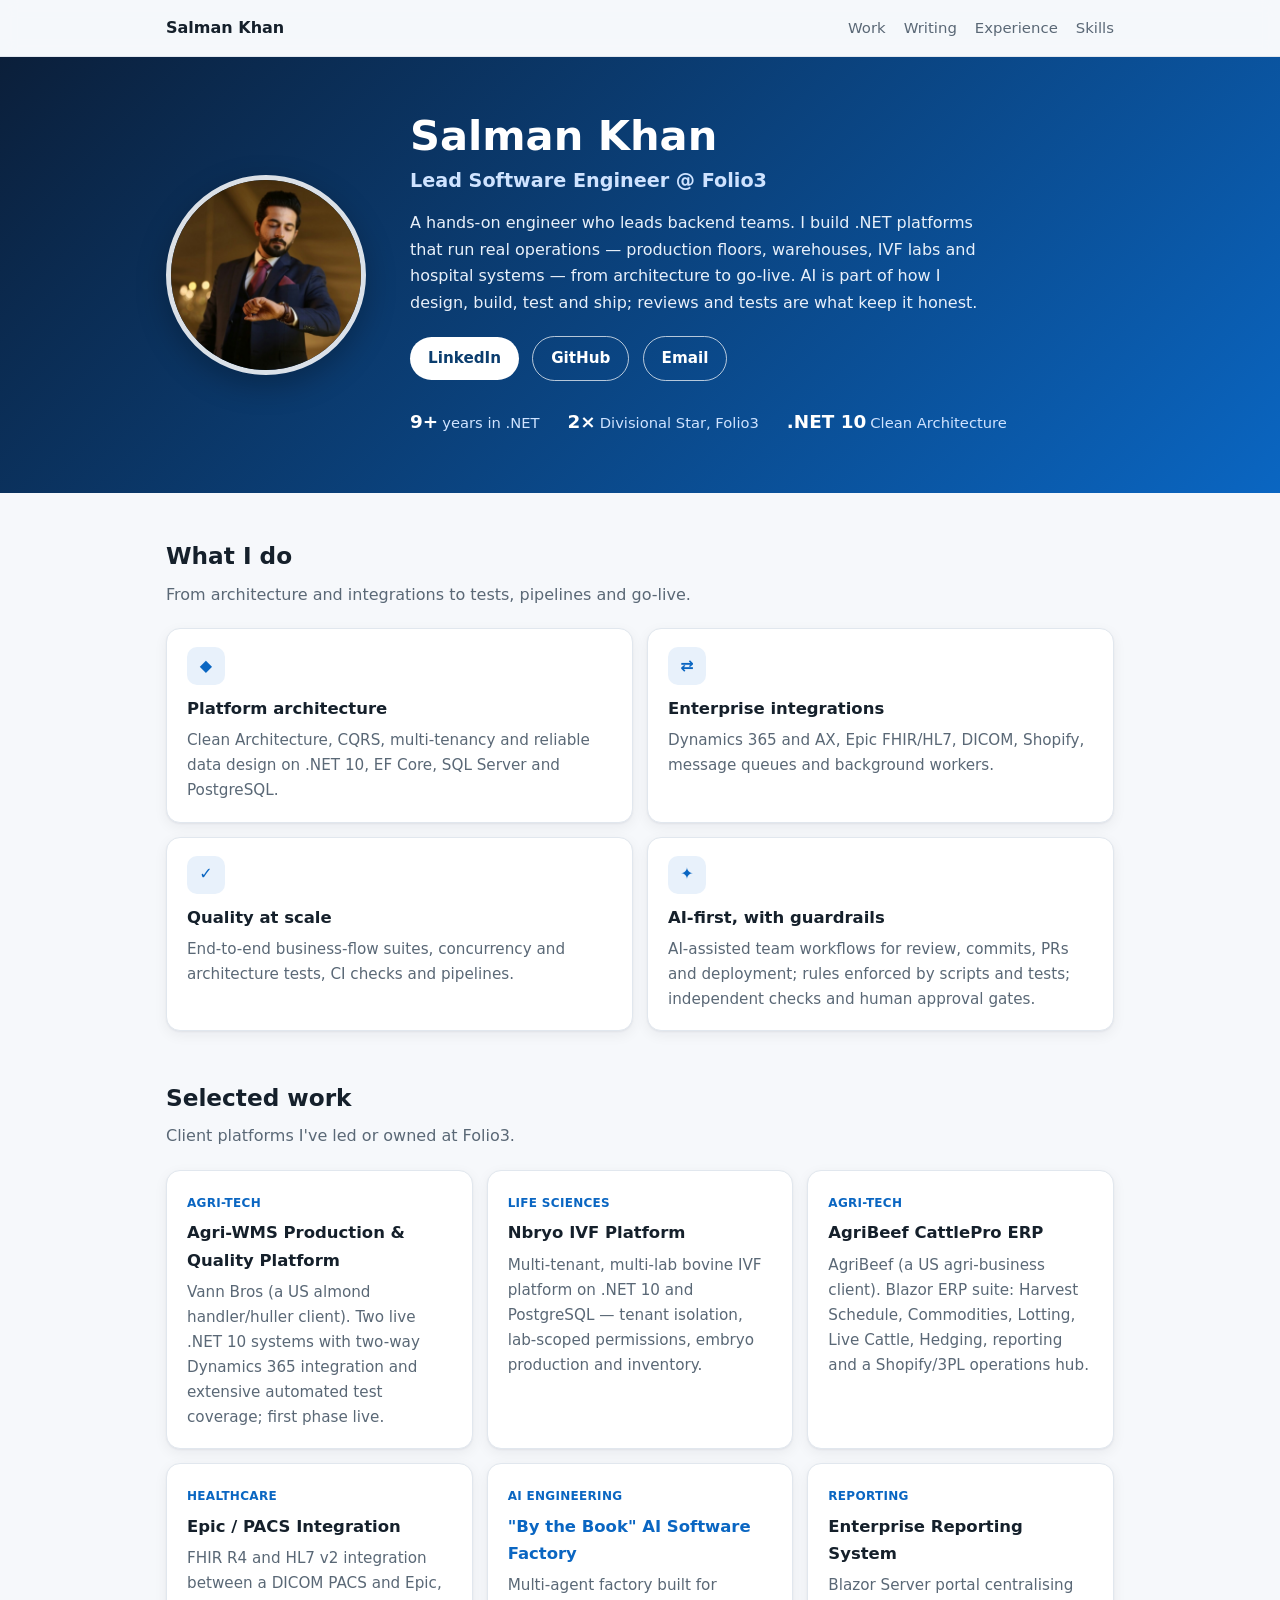
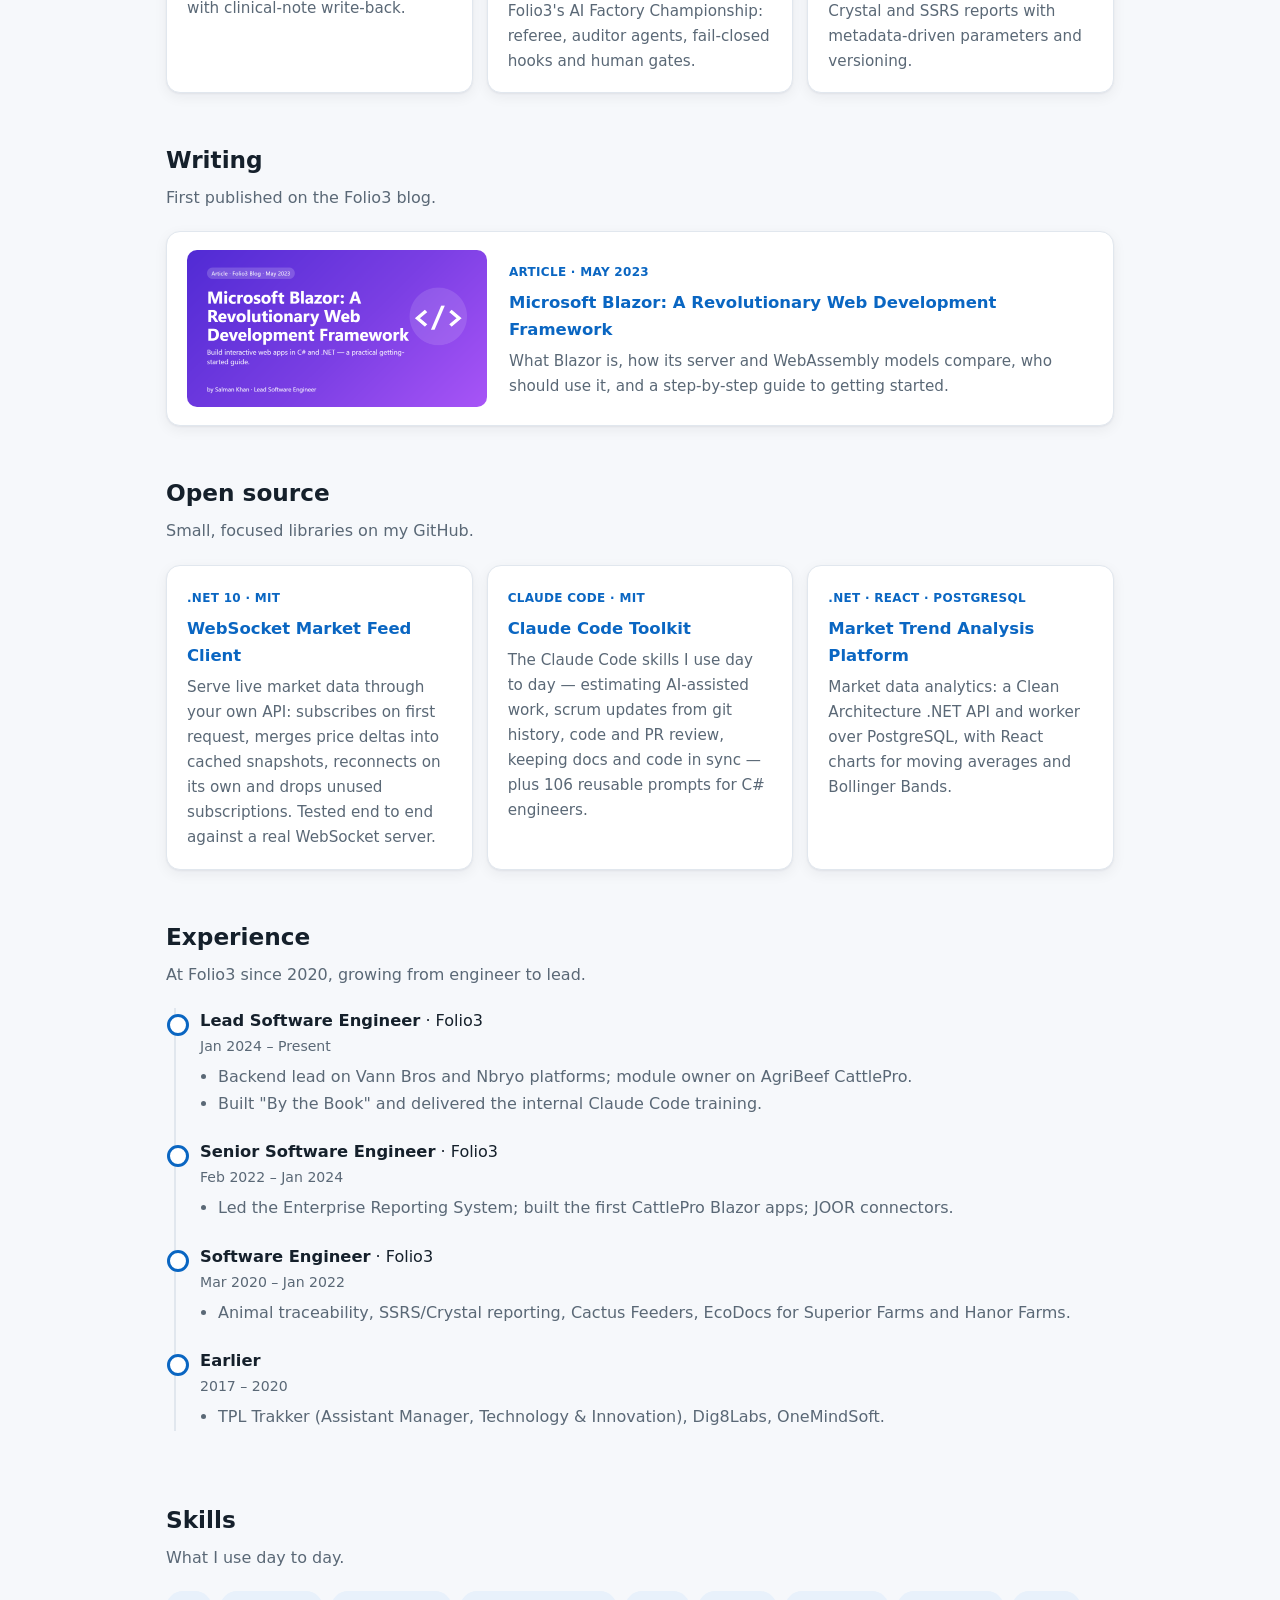
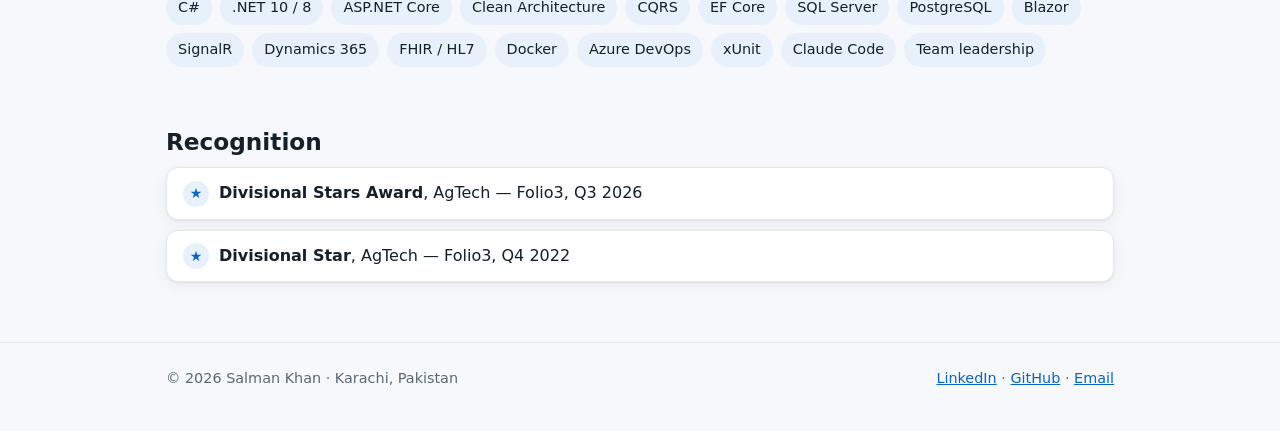
<file: index.html>
<!doctype html>
<html lang="en">
<head>
<meta charset="utf-8">
<meta name="viewport" content="width=device-width, initial-scale=1">
<title>Salman Khan — Lead Software Engineer</title>
<meta name="description" content="Salman Khan, Lead Software Engineer at Folio3. .NET 10, Clean Architecture and enterprise integrations (Dynamics 365, Epic FHIR/HL7) for agri-tech and healthcare platforms. Karachi, Pakistan.">
<link rel="canonical" href="https://salmanslk.github.io/">
<meta property="og:type" content="profile">
<meta property="og:site_name" content="Salman Khan">
<meta property="og:title" content="Salman Khan — Lead Software Engineer">
<meta property="og:description" content=".NET 10 · Clean Architecture · Enterprise Integrations (Dynamics 365, Epic FHIR/HL7) · Multi-tenant platforms for agri-tech and healthcare.">
<meta property="og:url" content="https://salmanslk.github.io/">
<meta property="og:image" content="https://salmanslk.github.io/assets/og-image.png">
<meta property="og:image:width" content="1200">
<meta property="og:image:height" content="627">
<meta name="twitter:card" content="summary_large_image">
<link rel="icon" href="data:image/svg+xml,%3Csvg xmlns='http://www.w3.org/2000/svg' viewBox='0 0 64 64'%3E%3Crect width='64' height='64' rx='14' fill='%230a66c2'/%3E%3Ctext x='32' y='42' font-family='Segoe UI,Arial' font-size='28' font-weight='700' fill='white' text-anchor='middle'%3ESK%3C/text%3E%3C/svg%3E">
<style>
:root{--bg:#f6f8fb;--fg:#15202b;--muted:#5a6876;--card:#fff;--line:#e1e7ee;--accent:#0a66c2;--chip:#e8f1fb;--hero1:#0b1f3a;--hero2:#0a66c2;--navbg:rgba(246,248,251,.9);--shadow:0 1px 2px rgba(16,24,40,.05),0 4px 14px rgba(16,24,40,.06)}
@media (prefers-color-scheme:dark){:root:not([data-theme="light"]){--bg:#0d1117;--fg:#e6edf3;--muted:#9aa7b4;--card:#161b22;--line:#273140;--accent:#6cb6ff;--chip:#1b2a3c;--hero1:#0b1f3a;--hero2:#123a6b;--navbg:rgba(13,17,23,.9);--shadow:none}}
:root[data-theme="dark"]{--bg:#0d1117;--fg:#e6edf3;--muted:#9aa7b4;--card:#161b22;--line:#273140;--accent:#6cb6ff;--chip:#1b2a3c;--hero1:#0b1f3a;--hero2:#123a6b;--navbg:rgba(13,17,23,.9);--shadow:none}
*{box-sizing:border-box}
html{scroll-behavior:smooth;scroll-padding-top:64px}
body{margin:0;background:var(--bg);color:var(--fg);font:16px/1.65 "Segoe UI",system-ui,-apple-system,Roboto,Arial,sans-serif}
a{color:var(--accent)}
.wrap{max-width:980px;margin:0 auto;padding:0 16px}
nav{position:sticky;top:0;z-index:5;background:var(--navbg);backdrop-filter:blur(8px);border-bottom:1px solid var(--line)}
nav .wrap{display:flex;align-items:center;gap:18px;height:56px}
nav .brand{font-weight:700;color:var(--fg);text-decoration:none;margin-right:auto}
nav a.l{color:var(--muted);text-decoration:none;font-size:.93rem}
nav a.l:hover,nav a.l:focus-visible{color:var(--accent)}
.hero{background:linear-gradient(135deg,var(--hero1) 0%,var(--hero2) 100%);color:#fff}
.hero .wrap{display:flex;align-items:center;gap:44px;padding-top:56px;padding-bottom:56px}
.hero img{width:200px;height:200px;border-radius:50%;object-fit:cover;border:5px solid rgba(255,255,255,.85);flex:none;box-shadow:0 10px 30px rgba(0,0,0,.25)}
.hero h1{font-size:2.6rem;line-height:1.1;margin:0 0 6px}
.hero .role{font-size:1.2rem;color:#cfe3ff;margin:0 0 14px;font-weight:600}
.hero .pitch{margin:0 0 20px;max-width:58ch;color:#e8f0fa}
.btns a{display:inline-block;margin:0 8px 8px 0;padding:9px 18px;border-radius:999px;text-decoration:none;font-weight:600;font-size:.95rem}
.btn-p{background:#fff;color:#0b3d6e}
.btn-s{border:1.5px solid rgba(255,255,255,.7);color:#fff}
.stats{display:flex;flex-wrap:wrap;gap:10px 28px;margin-top:18px;font-size:.92rem;color:#cfe3ff}
.stats b{color:#fff;font-size:1.15rem;margin-right:4px}
section{padding:44px 0 4px}
h2{font-size:1.45rem;margin:0 0 6px}
.sub{color:var(--muted);margin:0 0 20px}
.grid{display:grid;grid-template-columns:repeat(auto-fit,minmax(260px,1fr));gap:14px}
.g2{grid-template-columns:repeat(auto-fit,minmax(340px,1fr))}
@media (max-width:720px){.g2{grid-template-columns:1fr}}
.card{background:var(--card);border:1px solid var(--line);border-radius:14px;padding:18px 20px;box-shadow:var(--shadow)}
.card h3{margin:0 0 6px;font-size:1.03rem}
.card h3 a{text-decoration:none}
.card h3 a:hover,.card h3 a:focus-visible{text-decoration:underline}
.card p{margin:0;color:var(--muted);font-size:.95rem}
.tag{display:inline-block;font-size:.75rem;font-weight:600;letter-spacing:.3px;text-transform:uppercase;color:var(--accent);margin-bottom:6px}
.ic{width:38px;height:38px;border-radius:10px;background:var(--chip);color:var(--accent);display:flex;align-items:center;justify-content:center;font-weight:700;margin-bottom:10px}
.feature{display:grid;grid-template-columns:minmax(0,300px) 1fr;gap:22px;align-items:center;text-decoration:none;color:inherit}
.feature img{width:100%;height:auto;border-radius:10px;display:block}
.feature h3{color:var(--accent)}
.feature:hover h3,.feature:focus-visible h3{text-decoration:underline}
.tl{border-left:2px solid var(--line);margin-left:8px;padding-left:24px}
.tl .item{margin-bottom:22px;position:relative}
.tl .item::before{content:"";position:absolute;left:-33px;top:6px;width:16px;height:16px;border-radius:50%;background:var(--card);border:3px solid var(--accent)}
.tl strong{font-size:1.02rem}
.when{color:var(--muted);font-size:.88rem}
.tl ul{padding-left:18px;margin:6px 0 0;color:var(--muted)}
.chips span{display:inline-block;margin:0 8px 8px 0;padding:5px 12px;border-radius:999px;background:var(--chip);font-size:.9rem}
.awards{list-style:none;padding:0;margin:0;display:grid;gap:10px}
.star{display:inline-flex;width:26px;height:26px;border-radius:50%;background:var(--chip);color:var(--accent);align-items:center;justify-content:center;margin-right:10px;font-size:14px}
.awards li{background:var(--card);border:1px solid var(--line);border-radius:12px;padding:12px 16px;box-shadow:var(--shadow)}
footer{margin:56px 0 0;padding:24px 0 40px;border-top:1px solid var(--line);color:var(--muted);font-size:.9rem}
footer .wrap{display:flex;flex-wrap:wrap;gap:8px 20px;justify-content:space-between}
@media (max-width:720px){
  .hero .wrap{flex-direction:column;text-align:center;gap:22px;padding-top:36px;padding-bottom:40px}
  .hero img{width:150px;height:150px}
  .hero h1{font-size:2.1rem}
  .stats{justify-content:center}
  .feature{grid-template-columns:1fr}
  nav .wrap{gap:14px}
  nav a.l.opt{display:none}
}
</style>
</head>
<body>
<nav><div class="wrap">
  <a class="brand" href="#top">Salman Khan</a>
  <a class="l" href="#work">Work</a>
  <a class="l opt" href="#writing">Writing</a>
  <a class="l" href="#experience">Experience</a>
  <a class="l opt" href="#skills">Skills</a>
</div></nav>

<header class="hero" id="top"><div class="wrap">
  <img src="assets/photo.png" alt="Salman Khan" width="200" height="200">
  <div>
    <h1>Salman Khan</h1>
    <p class="role">Lead Software Engineer @ Folio3</p>
    <p class="pitch">A hands-on engineer who leads backend teams. I build .NET platforms that run real operations — production floors, warehouses, IVF labs and hospital systems — from architecture to go-live. AI is part of how I design, build, test and ship; reviews and tests are what keep it honest.</p>
    <div class="btns">
      <a class="btn-p" href="https://www.linkedin.com/in/salmankhan94">LinkedIn</a>
      <a class="btn-s" href="https://github.com/SalmanslK">GitHub</a>
      <a class="btn-s js-mail" href="#contact">Email</a>
    </div>
    <div class="stats"><span><b>9+</b>years in .NET</span><span><b>2×</b>Divisional Star, Folio3</span><span><b>.NET 10</b>Clean Architecture</span></div>
  </div>
</div></header>

<main class="wrap">
<section>
  <h2>What I do</h2>
  <p class="sub">From architecture and integrations to tests, pipelines and go-live.</p>
  <div class="grid g2">
    <div class="card"><div class="ic">◆</div><h3>Platform architecture</h3><p>Clean Architecture, CQRS, multi-tenancy and reliable data design on .NET 10, EF Core, SQL Server and PostgreSQL.</p></div>
    <div class="card"><div class="ic">⇄</div><h3>Enterprise integrations</h3><p>Dynamics 365 and AX, Epic FHIR/HL7, DICOM, Shopify, message queues and background workers.</p></div>
    <div class="card"><div class="ic">✓</div><h3>Quality at scale</h3><p>End-to-end business-flow suites, concurrency and architecture tests, CI checks and pipelines.</p></div>
    <div class="card"><div class="ic">✦</div><h3>AI-first, with guardrails</h3><p>AI-assisted team workflows for review, commits, PRs and deployment; rules enforced by scripts and tests; independent checks and human approval gates.</p></div>
  </div>
</section>

<section id="work">
  <h2>Selected work</h2>
  <p class="sub">Client platforms I've led or owned at Folio3.</p>
  <div class="grid">
    <div class="card"><span class="tag">Agri-tech</span><h3>Agri-WMS Production &amp; Quality Platform</h3><p>Vann Bros (a US almond handler/huller client). Two live .NET 10 systems with two-way Dynamics 365 integration and extensive automated test coverage; first phase live.</p></div>
    <div class="card"><span class="tag">Life sciences</span><h3>Nbryo IVF Platform</h3><p>Multi-tenant, multi-lab bovine IVF platform on .NET 10 and PostgreSQL — tenant isolation, lab-scoped permissions, embryo production and inventory.</p></div>
    <div class="card"><span class="tag">Agri-tech</span><h3>AgriBeef CattlePro ERP</h3><p>AgriBeef (a US agri-business client). Blazor ERP suite: Harvest Schedule, Commodities, Lotting, Live Cattle, Hedging, reporting and a Shopify/3PL operations hub.</p></div>
    <div class="card"><span class="tag">Healthcare</span><h3>Epic / PACS Integration</h3><p>FHIR R4 and HL7 v2 integration between a DICOM PACS and Epic, with clinical-note write-back.</p></div>
    <div class="card"><span class="tag">AI engineering</span><h3><a href="https://github.com/SalmanslK/ai-factory-kit">"By the Book" AI Software Factory</a></h3><p>Multi-agent factory built for Folio3's AI Factory Championship: referee, auditor agents, fail-closed hooks and human gates.</p></div>
    <div class="card"><span class="tag">Reporting</span><h3>Enterprise Reporting System</h3><p>Blazor Server portal centralising Crystal and SSRS reports with metadata-driven parameters and versioning.</p></div>
  </div>
</section>

<section id="writing">
  <h2>Writing</h2>
  <p class="sub">First published on the Folio3 blog.</p>
  <a class="card feature" href="articles/microsoft-blazor/">
    <img src="assets/blazor-card.png" alt="" width="1200" height="627" loading="lazy">
    <div><span class="tag">Article · May 2023</span><h3>Microsoft Blazor: A Revolutionary Web Development Framework</h3><p>What Blazor is, how its server and WebAssembly models compare, who should use it, and a step-by-step guide to getting started.</p></div>
  </a>
</section>

<section>
  <h2>Open source</h2>
  <p class="sub">Small, focused libraries on my GitHub.</p>
  <div class="grid">
    <div class="card"><span class="tag">.NET 10 · MIT</span><h3><a href="https://github.com/SalmanslK/websocket-market-feed-client">WebSocket Market Feed Client</a></h3><p>Serve live market data through your own API: subscribes on first request, merges price deltas into cached snapshots, reconnects on its own and drops unused subscriptions. Tested end to end against a real WebSocket server.</p></div>
    <div class="card"><span class="tag">Claude Code · MIT</span><h3><a href="https://github.com/SalmanslK/claude-code-toolkit">Claude Code Toolkit</a></h3><p>The Claude Code skills I use day to day — estimating AI-assisted work, scrum updates from git history, code and PR review, keeping docs and code in sync — plus 106 reusable prompts for C# engineers.</p></div>
    <div class="card"><span class="tag">.NET · React · PostgreSQL</span><h3><a href="https://github.com/SalmanslK/market-trend-analysis-platform">Market Trend Analysis Platform</a></h3><p>Market data analytics: a Clean Architecture .NET API and worker over PostgreSQL, with React charts for moving averages and Bollinger Bands.</p></div>
  </div>
</section>

<section id="experience">
  <h2>Experience</h2>
  <p class="sub">At Folio3 since 2020, growing from engineer to lead.</p>
  <div class="tl">
    <div class="item"><strong>Lead Software Engineer</strong> · Folio3 <div class="when">Jan 2024 – Present</div>
      <ul><li>Backend lead on Vann Bros and Nbryo platforms; module owner on AgriBeef CattlePro.</li><li>Built "By the Book" and delivered the internal Claude Code training.</li></ul></div>
    <div class="item"><strong>Senior Software Engineer</strong> · Folio3 <div class="when">Feb 2022 – Jan 2024</div>
      <ul><li>Led the Enterprise Reporting System; built the first CattlePro Blazor apps; JOOR connectors.</li></ul></div>
    <div class="item"><strong>Software Engineer</strong> · Folio3 <div class="when">Mar 2020 – Jan 2022</div>
      <ul><li>Animal traceability, SSRS/Crystal reporting, Cactus Feeders, EcoDocs for Superior Farms and Hanor Farms.</li></ul></div>
    <div class="item"><strong>Earlier</strong> <div class="when">2017 – 2020</div>
      <ul><li>TPL Trakker (Assistant Manager, Technology &amp; Innovation), Dig8Labs, OneMindSoft.</li></ul></div>
  </div>
</section>

<section id="skills">
  <h2>Skills</h2>
  <p class="sub">What I use day to day.</p>
  <div class="chips">
    <span>C#</span><span>.NET 10 / 8</span><span>ASP.NET Core</span><span>Clean Architecture</span><span>CQRS</span><span>EF Core</span><span>SQL Server</span><span>PostgreSQL</span><span>Blazor</span><span>SignalR</span><span>Dynamics 365</span><span>FHIR / HL7</span><span>Docker</span><span>Azure DevOps</span><span>xUnit</span><span>Claude Code</span><span>Team leadership</span>
  </div>
</section>

<section>
  <h2>Recognition</h2>
  <ul class="awards">
    <li><span class="star">★</span><strong>Divisional Stars Award</strong>, AgTech — Folio3, Q3 2026</li>
    <li><span class="star">★</span><strong>Divisional Star</strong>, AgTech — Folio3, Q4 2022</li>
  </ul>
</section>
</main>

<footer><div class="wrap"><span>© <span id="y">2026</span> Salman Khan · Karachi, Pakistan</span><span><a href="https://www.linkedin.com/in/salmankhan94">LinkedIn</a> · <a href="https://github.com/SalmanslK">GitHub</a> · <a class="js-mail" href="#contact">Email</a></span></div></footer>
<script>try{document.getElementById('y').textContent=new Date().getFullYear()}catch(e){}
// Address is assembled on click so it never appears in the page source for scrapers.
document.querySelectorAll('.js-mail').forEach(function(a){a.addEventListener('click',function(e){e.preventDefault();var u=['salman','khan','1'].join('_'),d=['hotmail','com'].join('.');window.location.href='mailto:'+u+'@'+d;});});</script>
</body>
</html>
</file>
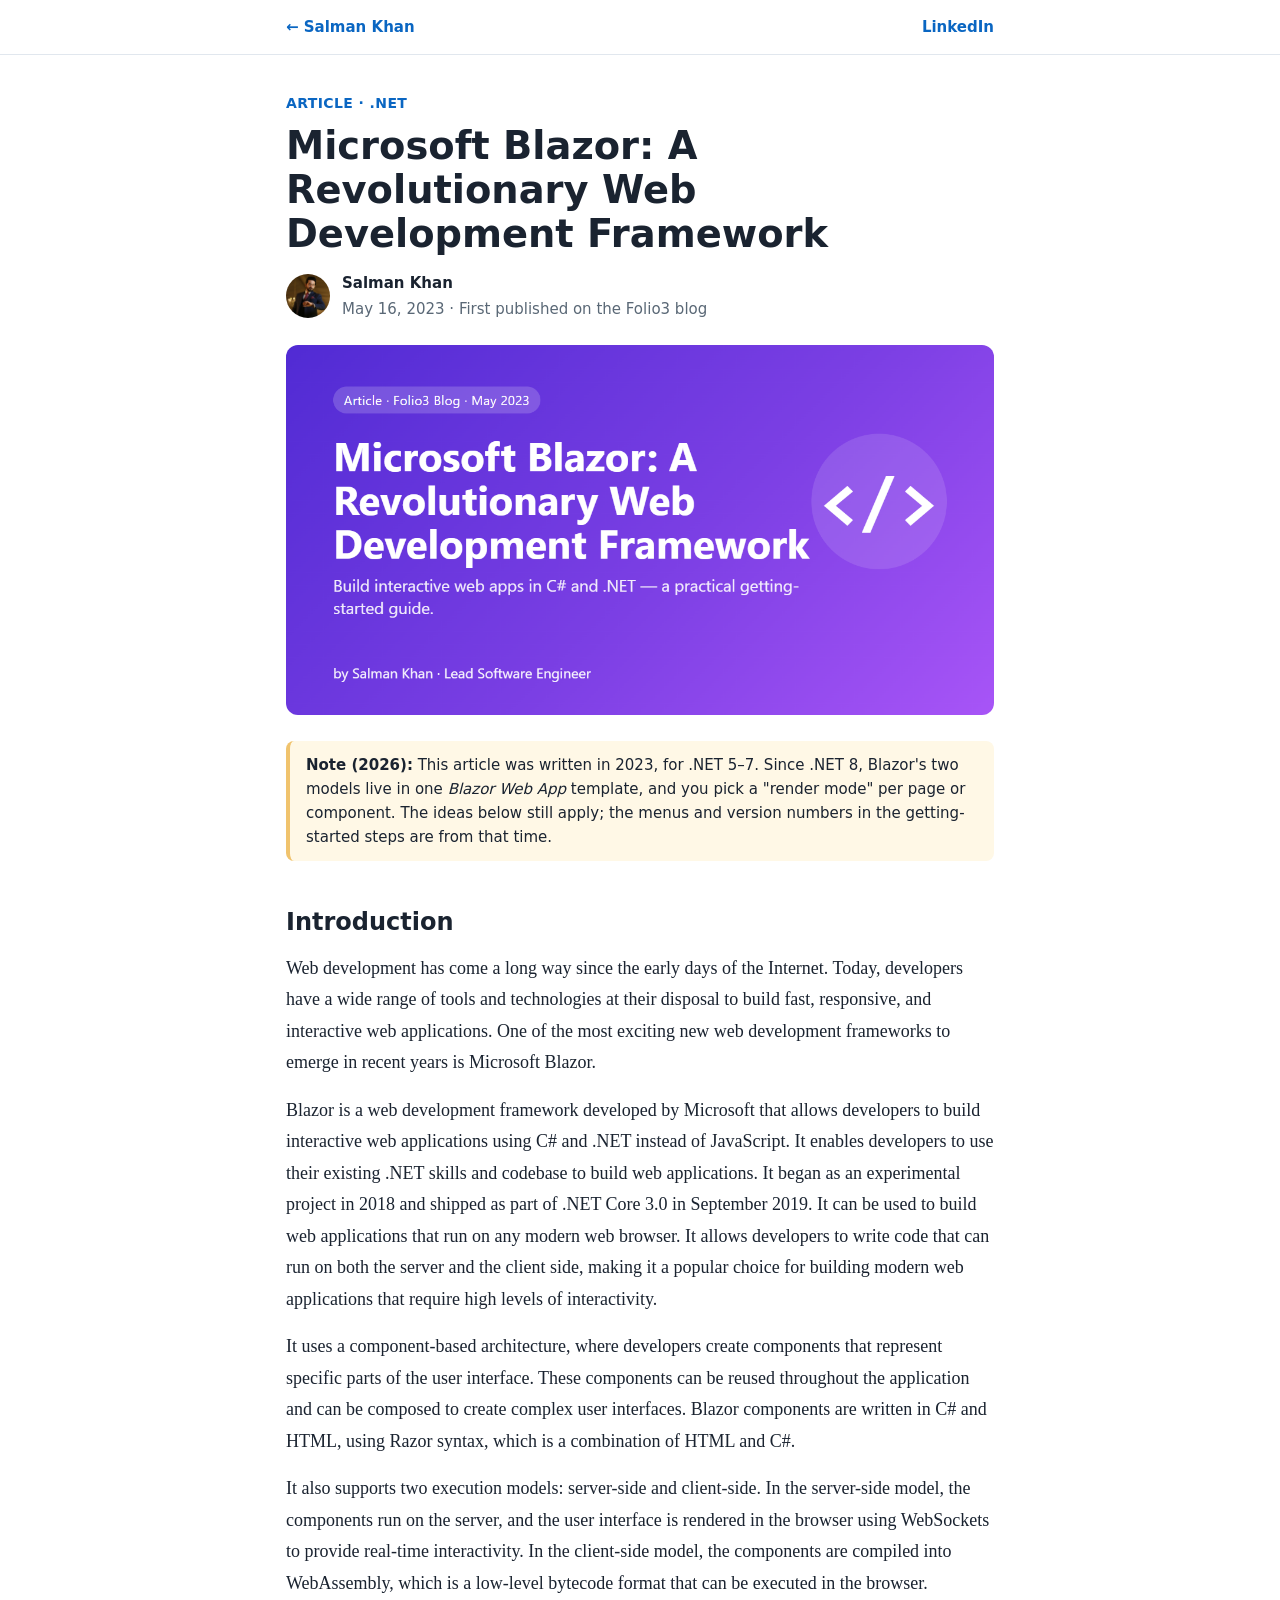
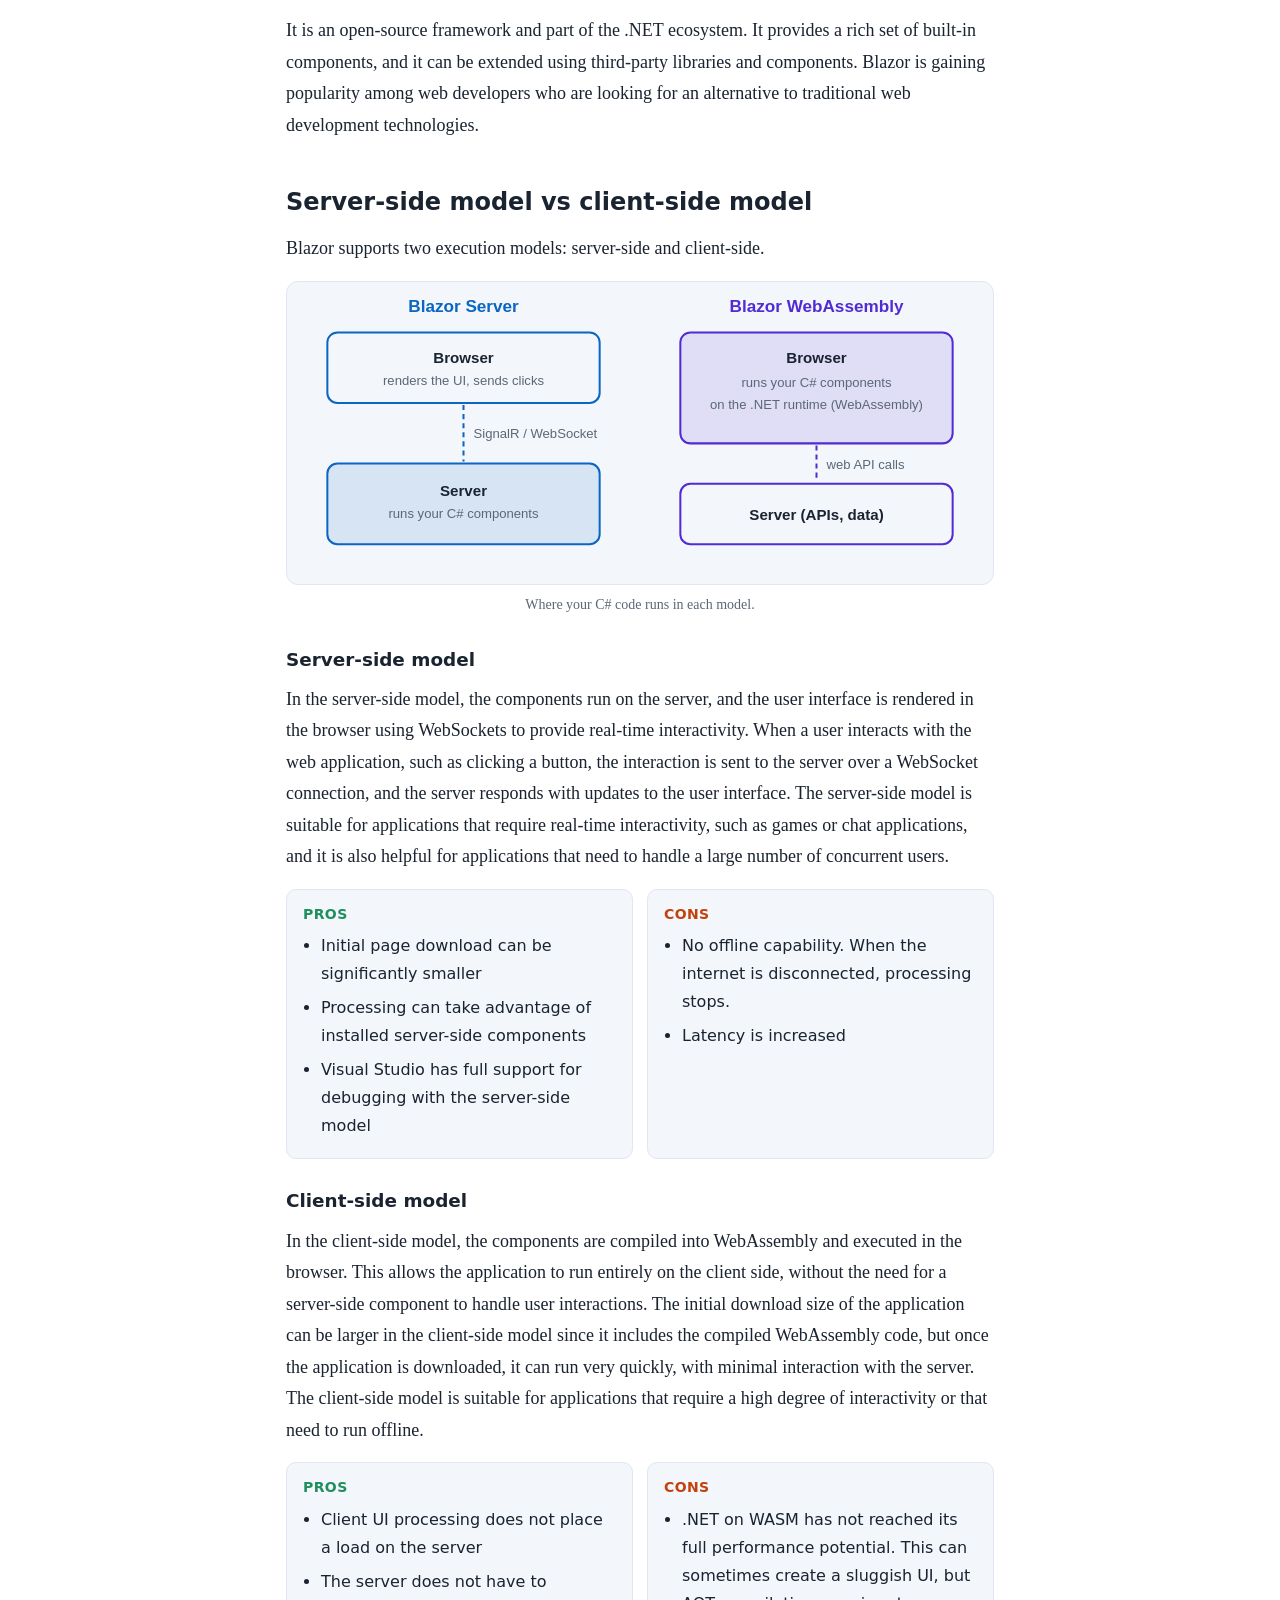
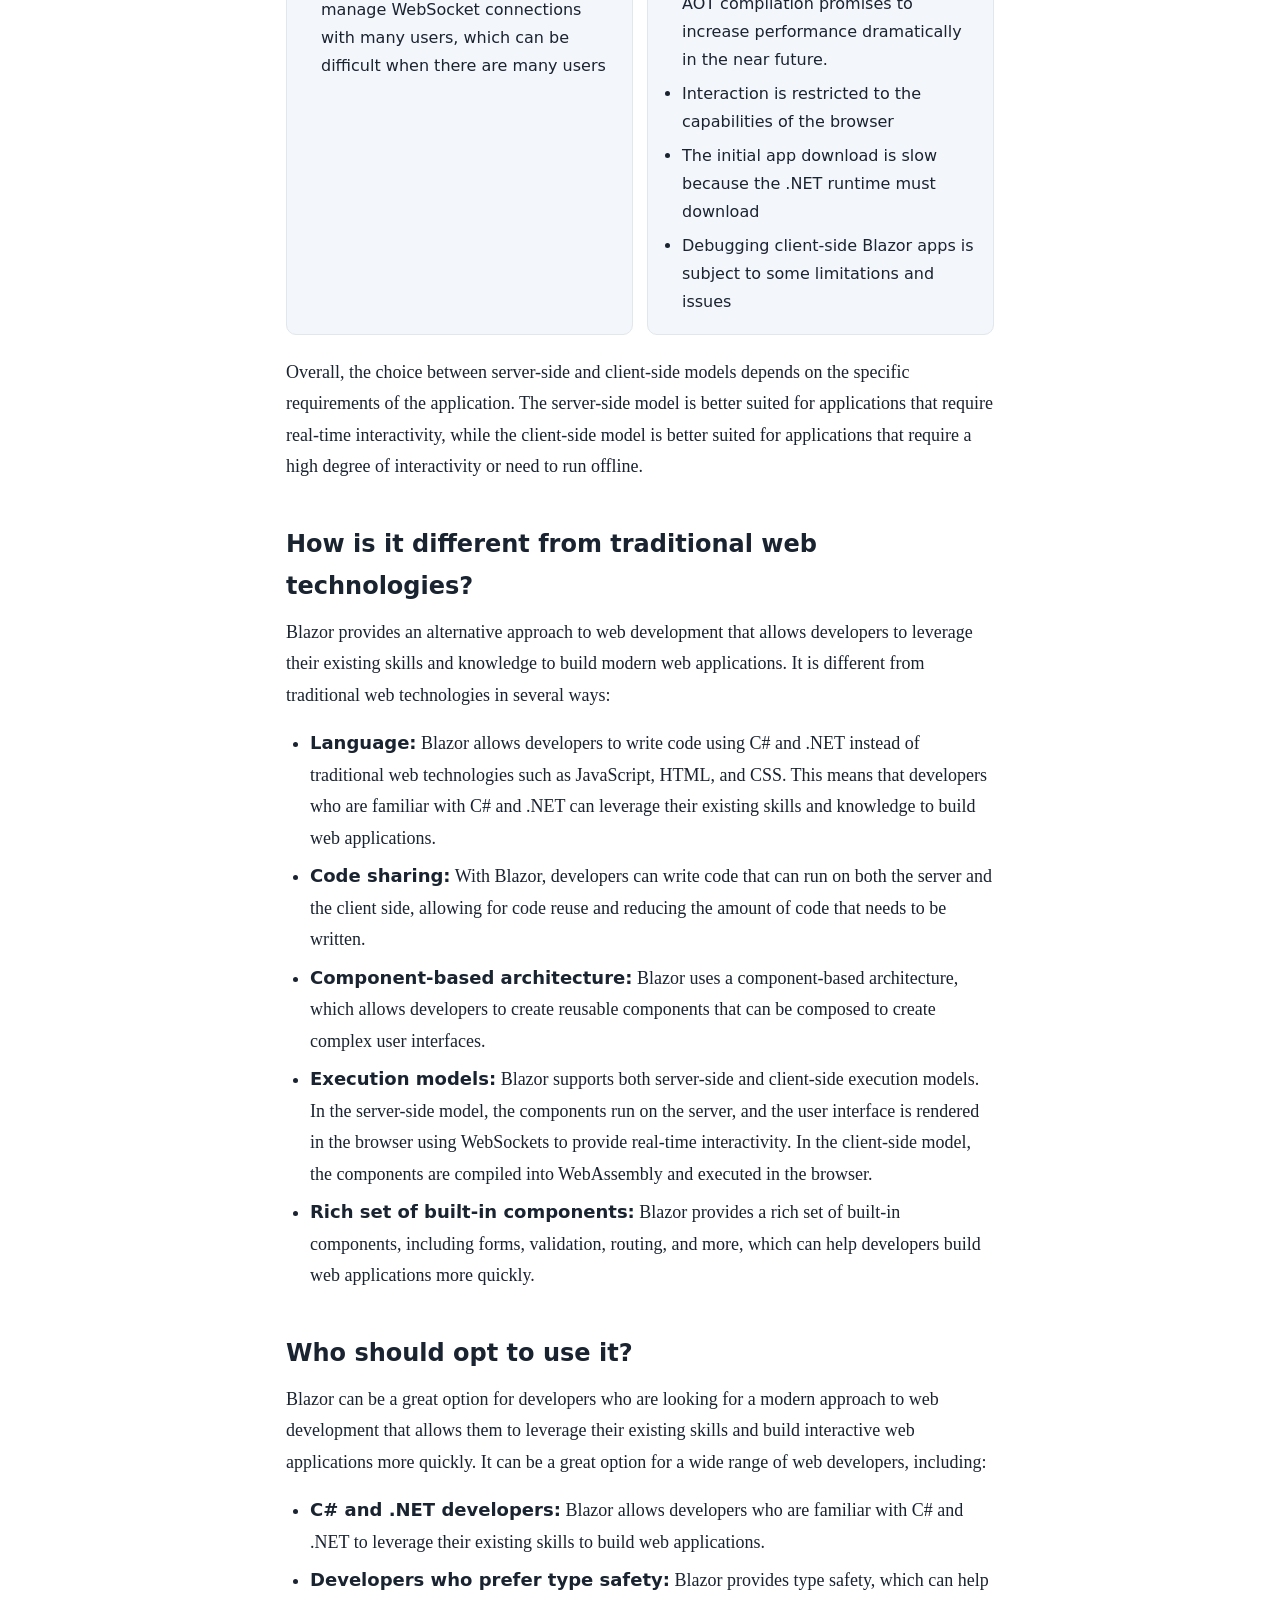
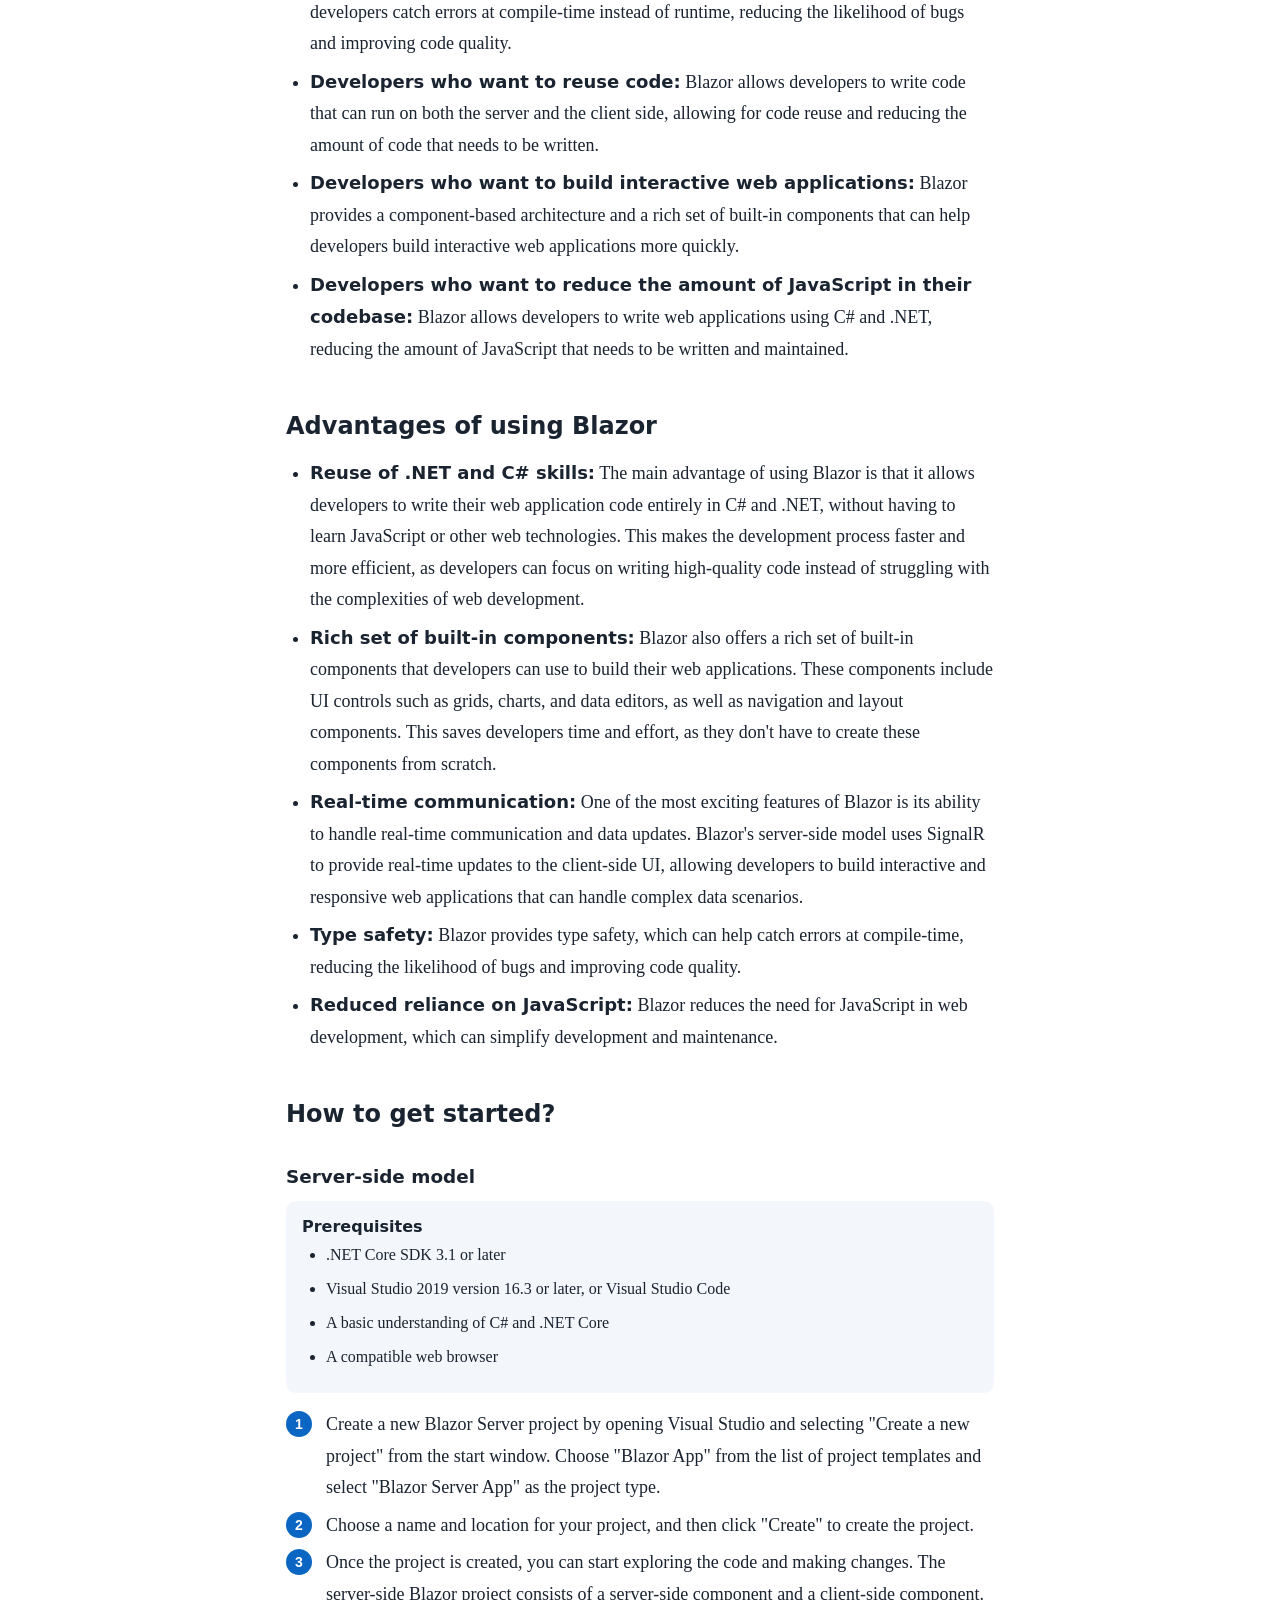
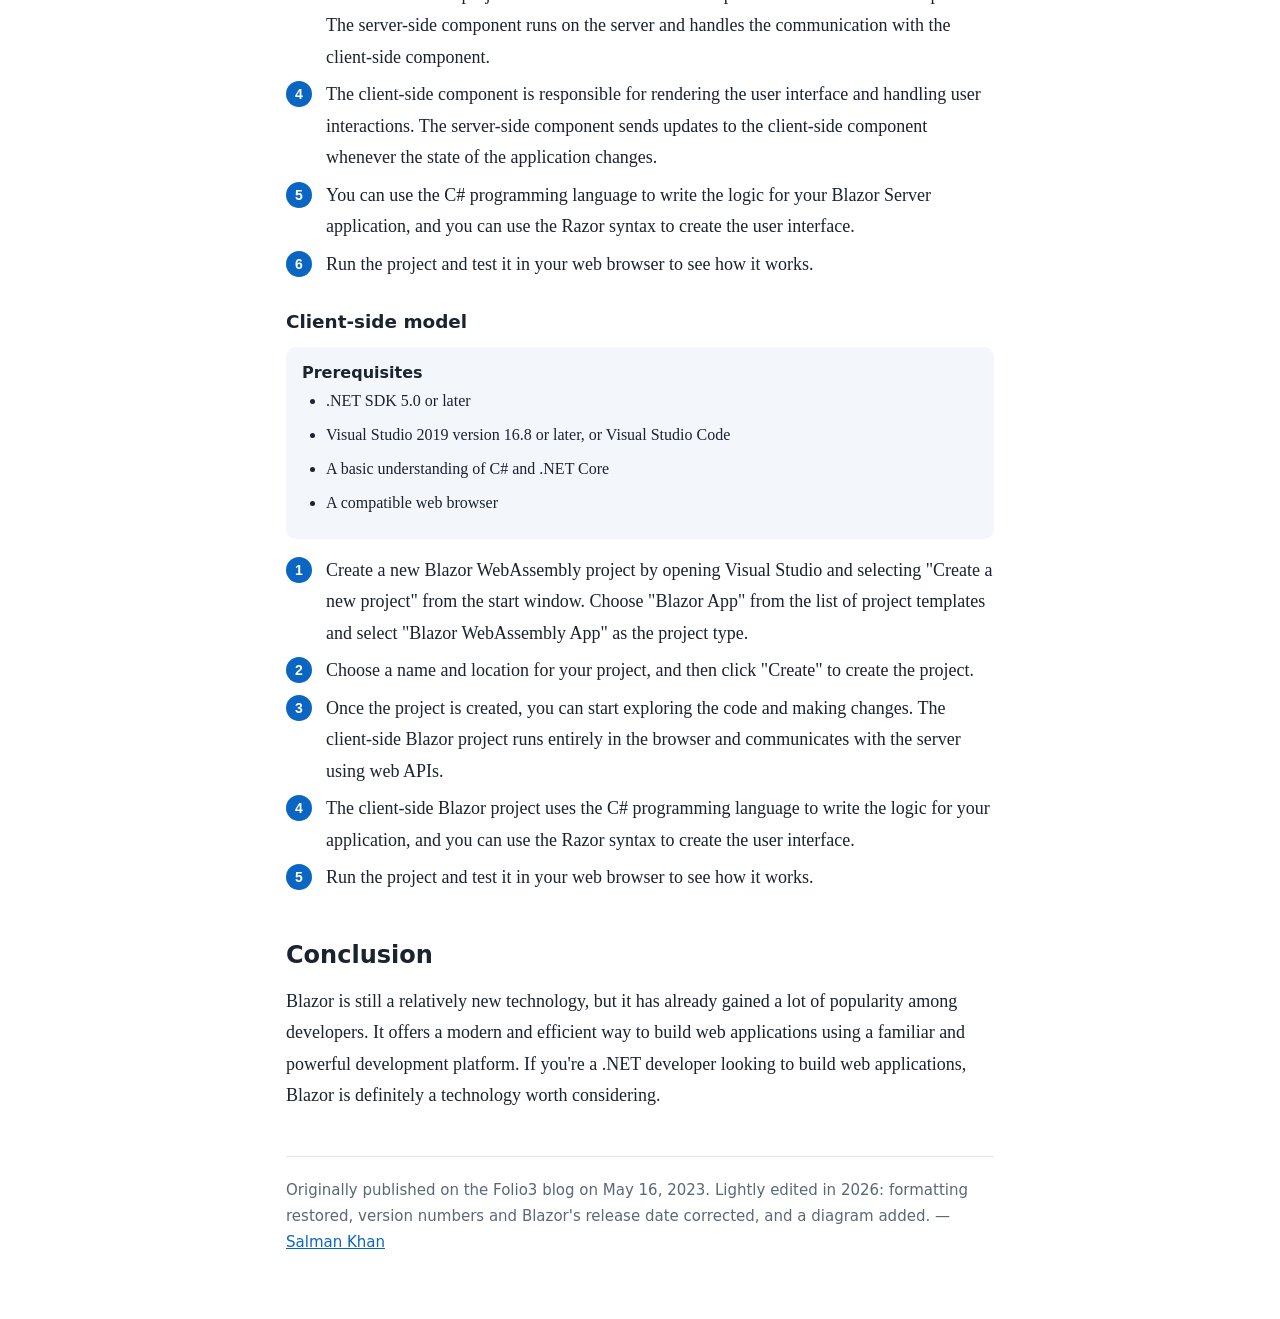
<file: articles/microsoft-blazor/index.html>
<!doctype html>
<html lang="en">
<head>
<meta charset="utf-8">
<meta name="viewport" content="width=device-width, initial-scale=1">
<title>Microsoft Blazor — Salman Khan</title>
<meta name="description" content="What Blazor is, how its server and WebAssembly models compare, who should use it, and how to get started. By Salman Khan, first published on the Folio3 blog in May 2023.">
<link rel="canonical" href="https://salmanslk.github.io/articles/microsoft-blazor/">
<meta property="og:type" content="article">
<meta property="og:site_name" content="Salman Khan">
<meta property="og:title" content="Microsoft Blazor: A Revolutionary Web Development Framework">
<meta property="og:description" content="What Blazor is, how its server and WebAssembly models compare, who should use it, and how to get started.">
<meta property="og:url" content="https://salmanslk.github.io/articles/microsoft-blazor/">
<meta property="og:image" content="https://salmanslk.github.io/assets/blazor-card.png">
<meta property="og:image:width" content="1200">
<meta property="og:image:height" content="627">
<meta property="article:author" content="Salman Khan">
<meta property="article:published_time" content="2023-05-16">
<meta name="twitter:card" content="summary_large_image">
<link rel="icon" href="data:image/svg+xml,%3Csvg xmlns='http://www.w3.org/2000/svg' viewBox='0 0 64 64'%3E%3Crect width='64' height='64' rx='14' fill='%230a66c2'/%3E%3Ctext x='32' y='42' font-family='Segoe UI,Arial' font-size='28' font-weight='700' fill='white' text-anchor='middle'%3ESK%3C/text%3E%3C/svg%3E">
<style>
:root{--bg:#fff;--fg:#1a2330;--muted:#5a6876;--line:#e1e7ee;--accent:#0a66c2;--soft:#f3f6fa;--note:#fff8e6;--notel:#f0c36d;--pro:#1f8f5f;--con:#c2410c;--d1:#512bd4;--d2:#0a66c2}
@media (prefers-color-scheme:dark){:root:not([data-theme="light"]){--bg:#0d1117;--fg:#e6edf3;--muted:#9aa7b4;--line:#273140;--accent:#6cb6ff;--soft:#161b22;--note:#2a2414;--notel:#8a6d2e;--pro:#4ade80;--con:#fb923c;--d1:#a78bfa;--d2:#6cb6ff}}
:root[data-theme="dark"]{--bg:#0d1117;--fg:#e6edf3;--muted:#9aa7b4;--line:#273140;--accent:#6cb6ff;--soft:#161b22;--note:#2a2414;--notel:#8a6d2e;--pro:#4ade80;--con:#fb923c;--d1:#a78bfa;--d2:#6cb6ff}
*{box-sizing:border-box}
body{margin:0;background:var(--bg);color:var(--fg);font:18px/1.75 Georgia,"Iowan Old Style","Times New Roman",serif}
.ui{font-family:"Segoe UI",system-ui,-apple-system,Roboto,Arial,sans-serif}
a{color:var(--accent)}
.top{border-bottom:1px solid var(--line)}
.top .in{max-width:740px;margin:0 auto;padding:14px 16px;display:flex;justify-content:space-between;font-size:15px}
.top a{text-decoration:none;font-weight:600}
article{max-width:740px;margin:0 auto;padding:36px 16px 64px}
.kicker{font-size:14px;font-weight:600;color:var(--accent);text-transform:uppercase;letter-spacing:.4px}
h1{font-family:"Segoe UI",system-ui,Arial,sans-serif;font-size:2.4rem;line-height:1.15;margin:8px 0 14px}
.by{display:flex;align-items:center;gap:12px;font-size:15px;color:var(--muted);margin-bottom:22px}
.by img{width:44px;height:44px;border-radius:50%;object-fit:cover}
.by b{color:var(--fg)}
.hero{width:100%;height:auto;border-radius:12px;display:block;margin:0 0 26px}
.note{background:var(--note);border-left:4px solid var(--notel);border-radius:8px;padding:12px 16px;font-size:15px;line-height:1.6;margin:0 0 28px}
h2{font-family:"Segoe UI",system-ui,Arial,sans-serif;font-size:1.5rem;margin:40px 0 10px}
h3{font-family:"Segoe UI",system-ui,Arial,sans-serif;font-size:1.15rem;margin:26px 0 8px}
p{margin:0 0 16px}
ul,ol{margin:0 0 18px;padding-left:24px}
li{margin-bottom:6px}
li strong{font-family:"Segoe UI",system-ui,Arial,sans-serif}
.pc{display:grid;grid-template-columns:1fr 1fr;gap:14px;margin:4px 0 22px}
.pc div{background:var(--soft);border:1px solid var(--line);border-radius:10px;padding:12px 16px;font-size:16px}
.pc h4{font-family:"Segoe UI",system-ui,Arial,sans-serif;margin:0 0 6px;font-size:14px;text-transform:uppercase;letter-spacing:.4px}
.pc .p h4{color:var(--pro)}.pc .c h4{color:var(--con)}
.pc ul{margin:0;padding-left:18px}
figure{margin:8px 0 26px}
figure svg{width:100%;height:auto;display:block;background:var(--soft);border:1px solid var(--line);border-radius:12px}
figcaption{font-size:14px;color:var(--muted);text-align:center;margin-top:8px}
.steps{counter-reset:s;list-style:none;padding:0}
.steps li{counter-increment:s;position:relative;padding-left:40px}
.steps li::before{content:counter(s);position:absolute;left:0;top:2px;width:26px;height:26px;border-radius:50%;background:var(--accent);color:var(--bg);font:600 14px/26px "Segoe UI",Arial,sans-serif;text-align:center}
.req{background:var(--soft);border-radius:10px;padding:12px 16px 4px;font-size:16px;margin-bottom:16px}
.end{border-top:1px solid var(--line);margin-top:44px;padding-top:20px;font-size:15px;color:var(--muted)}
svg text{font-family:"Segoe UI",Arial,sans-serif;fill:var(--fg)}
@media (max-width:640px){body{font-size:17px}h1{font-size:1.85rem}.pc{grid-template-columns:1fr}}
</style>
</head>
<body>
<div class="top ui"><div class="in"><a href="../../">← Salman Khan</a><a href="https://www.linkedin.com/in/salmankhan94">LinkedIn</a></div></div>
<article>
<div class="kicker ui">Article · .NET</div>
<h1>Microsoft Blazor: A Revolutionary Web Development Framework</h1>
<div class="by ui"><img src="../../assets/photo.png" alt="" width="44" height="44"><div><b>Salman Khan</b><br>May 16, 2023 · First published on the Folio3 blog</div></div>
<img class="hero" src="../../assets/blazor-card.png" alt="Microsoft Blazor: A Revolutionary Web Development Framework" width="1200" height="627">
<p class="note ui"><strong>Note (2026):</strong> This article was written in 2023, for .NET 5–7. Since .NET 8, Blazor's two models live in one <em>Blazor Web App</em> template, and you pick a "render mode" per page or component. The ideas below still apply; the menus and version numbers in the getting-started steps are from that time.</p>

<h2>Introduction</h2>
<p>Web development has come a long way since the early days of the Internet. Today, developers have a wide range of tools and technologies at their disposal to build fast, responsive, and interactive web applications. One of the most exciting new web development frameworks to emerge in recent years is Microsoft Blazor.</p>
<p>Blazor is a web development framework developed by Microsoft that allows developers to build interactive web applications using C# and .NET instead of JavaScript. It enables developers to use their existing .NET skills and codebase to build web applications. It began as an experimental project in 2018 and shipped as part of .NET Core 3.0 in September 2019. It can be used to build web applications that run on any modern web browser. It allows developers to write code that can run on both the server and the client side, making it a popular choice for building modern web applications that require high levels of interactivity.</p>
<p>It uses a component-based architecture, where developers create components that represent specific parts of the user interface. These components can be reused throughout the application and can be composed to create complex user interfaces. Blazor components are written in C# and HTML, using Razor syntax, which is a combination of HTML and C#.</p>
<p>It also supports two execution models: server-side and client-side. In the server-side model, the components run on the server, and the user interface is rendered in the browser using WebSockets to provide real-time interactivity. In the client-side model, the components are compiled into WebAssembly, which is a low-level bytecode format that can be executed in the browser.</p>
<p>It is an open-source framework and part of the .NET ecosystem. It provides a rich set of built-in components, and it can be extended using third-party libraries and components. Blazor is gaining popularity among web developers who are looking for an alternative to traditional web development technologies.</p>

<h2>Server-side model vs client-side model</h2>
<p>Blazor supports two execution models: server-side and client-side.</p>
<figure>
<svg viewBox="0 0 700 300" role="img" aria-labelledby="dt">
<title id="dt">Blazor Server runs components on the server and talks to the browser over a SignalR WebSocket connection; Blazor WebAssembly downloads the app and the .NET runtime and runs it in the browser, calling the server through web APIs.</title>
<text x="175" y="30" text-anchor="middle" font-size="17" font-weight="700" style="fill:var(--d2)">Blazor Server</text>
<rect x="40" y="50" width="270" height="70" rx="10" fill="none" stroke="var(--d2)" stroke-width="2"/>
<text x="175" y="80" text-anchor="middle" font-size="15" font-weight="600">Browser</text>
<text x="175" y="102" text-anchor="middle" font-size="13" style="fill:var(--muted)">renders the UI, sends clicks</text>
<line x1="175" y1="122" x2="175" y2="178" stroke="var(--d2)" stroke-width="2" stroke-dasharray="5 4"/>
<text x="185" y="155" font-size="13" style="fill:var(--muted)">SignalR / WebSocket</text>
<rect x="40" y="180" width="270" height="80" rx="10" fill="var(--d2)" fill-opacity=".12" stroke="var(--d2)" stroke-width="2"/>
<text x="175" y="212" text-anchor="middle" font-size="15" font-weight="600">Server</text>
<text x="175" y="234" text-anchor="middle" font-size="13" style="fill:var(--muted)">runs your C# components</text>
<text x="525" y="30" text-anchor="middle" font-size="17" font-weight="700" style="fill:var(--d1)">Blazor WebAssembly</text>
<rect x="390" y="50" width="270" height="110" rx="10" fill="var(--d1)" fill-opacity=".12" stroke="var(--d1)" stroke-width="2"/>
<text x="525" y="80" text-anchor="middle" font-size="15" font-weight="600">Browser</text>
<text x="525" y="104" text-anchor="middle" font-size="13" style="fill:var(--muted)">runs your C# components</text>
<text x="525" y="126" text-anchor="middle" font-size="13" style="fill:var(--muted)">on the .NET runtime (WebAssembly)</text>
<line x1="525" y1="162" x2="525" y2="198" stroke="var(--d1)" stroke-width="2" stroke-dasharray="5 4"/>
<text x="535" y="185" font-size="13" style="fill:var(--muted)">web API calls</text>
<rect x="390" y="200" width="270" height="60" rx="10" fill="none" stroke="var(--d1)" stroke-width="2"/>
<text x="525" y="236" text-anchor="middle" font-size="15" font-weight="600">Server (APIs, data)</text>
</svg>
<figcaption>Where your C# code runs in each model.</figcaption>
</figure>

<h3>Server-side model</h3>
<p>In the server-side model, the components run on the server, and the user interface is rendered in the browser using WebSockets to provide real-time interactivity. When a user interacts with the web application, such as clicking a button, the interaction is sent to the server over a WebSocket connection, and the server responds with updates to the user interface. The server-side model is suitable for applications that require real-time interactivity, such as games or chat applications, and it is also helpful for applications that need to handle a large number of concurrent users.</p>
<div class="pc ui">
<div class="p"><h4>Pros</h4><ul><li>Initial page download can be significantly smaller</li><li>Processing can take advantage of installed server-side components</li><li>Visual Studio has full support for debugging with the server-side model</li></ul></div>
<div class="c"><h4>Cons</h4><ul><li>No offline capability. When the internet is disconnected, processing stops.</li><li>Latency is increased</li></ul></div>
</div>

<h3>Client-side model</h3>
<p>In the client-side model, the components are compiled into WebAssembly and executed in the browser. This allows the application to run entirely on the client side, without the need for a server-side component to handle user interactions. The initial download size of the application can be larger in the client-side model since it includes the compiled WebAssembly code, but once the application is downloaded, it can run very quickly, with minimal interaction with the server. The client-side model is suitable for applications that require a high degree of interactivity or that need to run offline.</p>
<div class="pc ui">
<div class="p"><h4>Pros</h4><ul><li>Client UI processing does not place a load on the server</li><li>The server does not have to manage WebSocket connections with many users, which can be difficult when there are many users</li></ul></div>
<div class="c"><h4>Cons</h4><ul><li>.NET on WASM has not reached its full performance potential. This can sometimes create a sluggish UI, but AOT compilation promises to increase performance dramatically in the near future.</li><li>Interaction is restricted to the capabilities of the browser</li><li>The initial app download is slow because the .NET runtime must download</li><li>Debugging client-side Blazor apps is subject to some limitations and issues</li></ul></div>
</div>
<p>Overall, the choice between server-side and client-side models depends on the specific requirements of the application. The server-side model is better suited for applications that require real-time interactivity, while the client-side model is better suited for applications that require a high degree of interactivity or need to run offline.</p>

<h2>How is it different from traditional web technologies?</h2>
<p>Blazor provides an alternative approach to web development that allows developers to leverage their existing skills and knowledge to build modern web applications. It is different from traditional web technologies in several ways:</p>
<ul>
<li><strong>Language:</strong> Blazor allows developers to write code using C# and .NET instead of traditional web technologies such as JavaScript, HTML, and CSS. This means that developers who are familiar with C# and .NET can leverage their existing skills and knowledge to build web applications.</li>
<li><strong>Code sharing:</strong> With Blazor, developers can write code that can run on both the server and the client side, allowing for code reuse and reducing the amount of code that needs to be written.</li>
<li><strong>Component-based architecture:</strong> Blazor uses a component-based architecture, which allows developers to create reusable components that can be composed to create complex user interfaces.</li>
<li><strong>Execution models:</strong> Blazor supports both server-side and client-side execution models. In the server-side model, the components run on the server, and the user interface is rendered in the browser using WebSockets to provide real-time interactivity. In the client-side model, the components are compiled into WebAssembly and executed in the browser.</li>
<li><strong>Rich set of built-in components:</strong> Blazor provides a rich set of built-in components, including forms, validation, routing, and more, which can help developers build web applications more quickly.</li>
</ul>

<h2>Who should opt to use it?</h2>
<p>Blazor can be a great option for developers who are looking for a modern approach to web development that allows them to leverage their existing skills and build interactive web applications more quickly. It can be a great option for a wide range of web developers, including:</p>
<ul>
<li><strong>C# and .NET developers:</strong> Blazor allows developers who are familiar with C# and .NET to leverage their existing skills to build web applications.</li>
<li><strong>Developers who prefer type safety:</strong> Blazor provides type safety, which can help developers catch errors at compile-time instead of runtime, reducing the likelihood of bugs and improving code quality.</li>
<li><strong>Developers who want to reuse code:</strong> Blazor allows developers to write code that can run on both the server and the client side, allowing for code reuse and reducing the amount of code that needs to be written.</li>
<li><strong>Developers who want to build interactive web applications:</strong> Blazor provides a component-based architecture and a rich set of built-in components that can help developers build interactive web applications more quickly.</li>
<li><strong>Developers who want to reduce the amount of JavaScript in their codebase:</strong> Blazor allows developers to write web applications using C# and .NET, reducing the amount of JavaScript that needs to be written and maintained.</li>
</ul>

<h2>Advantages of using Blazor</h2>
<ul>
<li><strong>Reuse of .NET and C# skills:</strong> The main advantage of using Blazor is that it allows developers to write their web application code entirely in C# and .NET, without having to learn JavaScript or other web technologies. This makes the development process faster and more efficient, as developers can focus on writing high-quality code instead of struggling with the complexities of web development.</li>
<li><strong>Rich set of built-in components:</strong> Blazor also offers a rich set of built-in components that developers can use to build their web applications. These components include UI controls such as grids, charts, and data editors, as well as navigation and layout components. This saves developers time and effort, as they don't have to create these components from scratch.</li>
<li><strong>Real-time communication:</strong> One of the most exciting features of Blazor is its ability to handle real-time communication and data updates. Blazor's server-side model uses SignalR to provide real-time updates to the client-side UI, allowing developers to build interactive and responsive web applications that can handle complex data scenarios.</li>
<li><strong>Type safety:</strong> Blazor provides type safety, which can help catch errors at compile-time, reducing the likelihood of bugs and improving code quality.</li>
<li><strong>Reduced reliance on JavaScript:</strong> Blazor reduces the need for JavaScript in web development, which can simplify development and maintenance.</li>
</ul>

<h2>How to get started?</h2>
<h3>Server-side model</h3>
<div class="req"><strong class="ui">Prerequisites</strong><ul><li>.NET Core SDK 3.1 or later</li><li>Visual Studio 2019 version 16.3 or later, or Visual Studio Code</li><li>A basic understanding of C# and .NET Core</li><li>A compatible web browser</li></ul></div>
<ol class="steps">
<li>Create a new Blazor Server project by opening Visual Studio and selecting "Create a new project" from the start window. Choose "Blazor App" from the list of project templates and select "Blazor Server App" as the project type.</li>
<li>Choose a name and location for your project, and then click "Create" to create the project.</li>
<li>Once the project is created, you can start exploring the code and making changes. The server-side Blazor project consists of a server-side component and a client-side component. The server-side component runs on the server and handles the communication with the client-side component.</li>
<li>The client-side component is responsible for rendering the user interface and handling user interactions. The server-side component sends updates to the client-side component whenever the state of the application changes.</li>
<li>You can use the C# programming language to write the logic for your Blazor Server application, and you can use the Razor syntax to create the user interface.</li>
<li>Run the project and test it in your web browser to see how it works.</li>
</ol>

<h3>Client-side model</h3>
<div class="req"><strong class="ui">Prerequisites</strong><ul><li>.NET SDK 5.0 or later</li><li>Visual Studio 2019 version 16.8 or later, or Visual Studio Code</li><li>A basic understanding of C# and .NET Core</li><li>A compatible web browser</li></ul></div>
<ol class="steps">
<li>Create a new Blazor WebAssembly project by opening Visual Studio and selecting "Create a new project" from the start window. Choose "Blazor App" from the list of project templates and select "Blazor WebAssembly App" as the project type.</li>
<li>Choose a name and location for your project, and then click "Create" to create the project.</li>
<li>Once the project is created, you can start exploring the code and making changes. The client-side Blazor project runs entirely in the browser and communicates with the server using web APIs.</li>
<li>The client-side Blazor project uses the C# programming language to write the logic for your application, and you can use the Razor syntax to create the user interface.</li>
<li>Run the project and test it in your web browser to see how it works.</li>
</ol>

<h2>Conclusion</h2>
<p>Blazor is still a relatively new technology, but it has already gained a lot of popularity among developers. It offers a modern and efficient way to build web applications using a familiar and powerful development platform. If you're a .NET developer looking to build web applications, Blazor is definitely a technology worth considering.</p>

<div class="end ui">Originally published on the Folio3 blog on May 16, 2023. Lightly edited in 2026: formatting restored, version numbers and Blazor's release date corrected, and a diagram added. — <a href="../../">Salman Khan</a></div>
</article>
</body>
</html>
</file>
